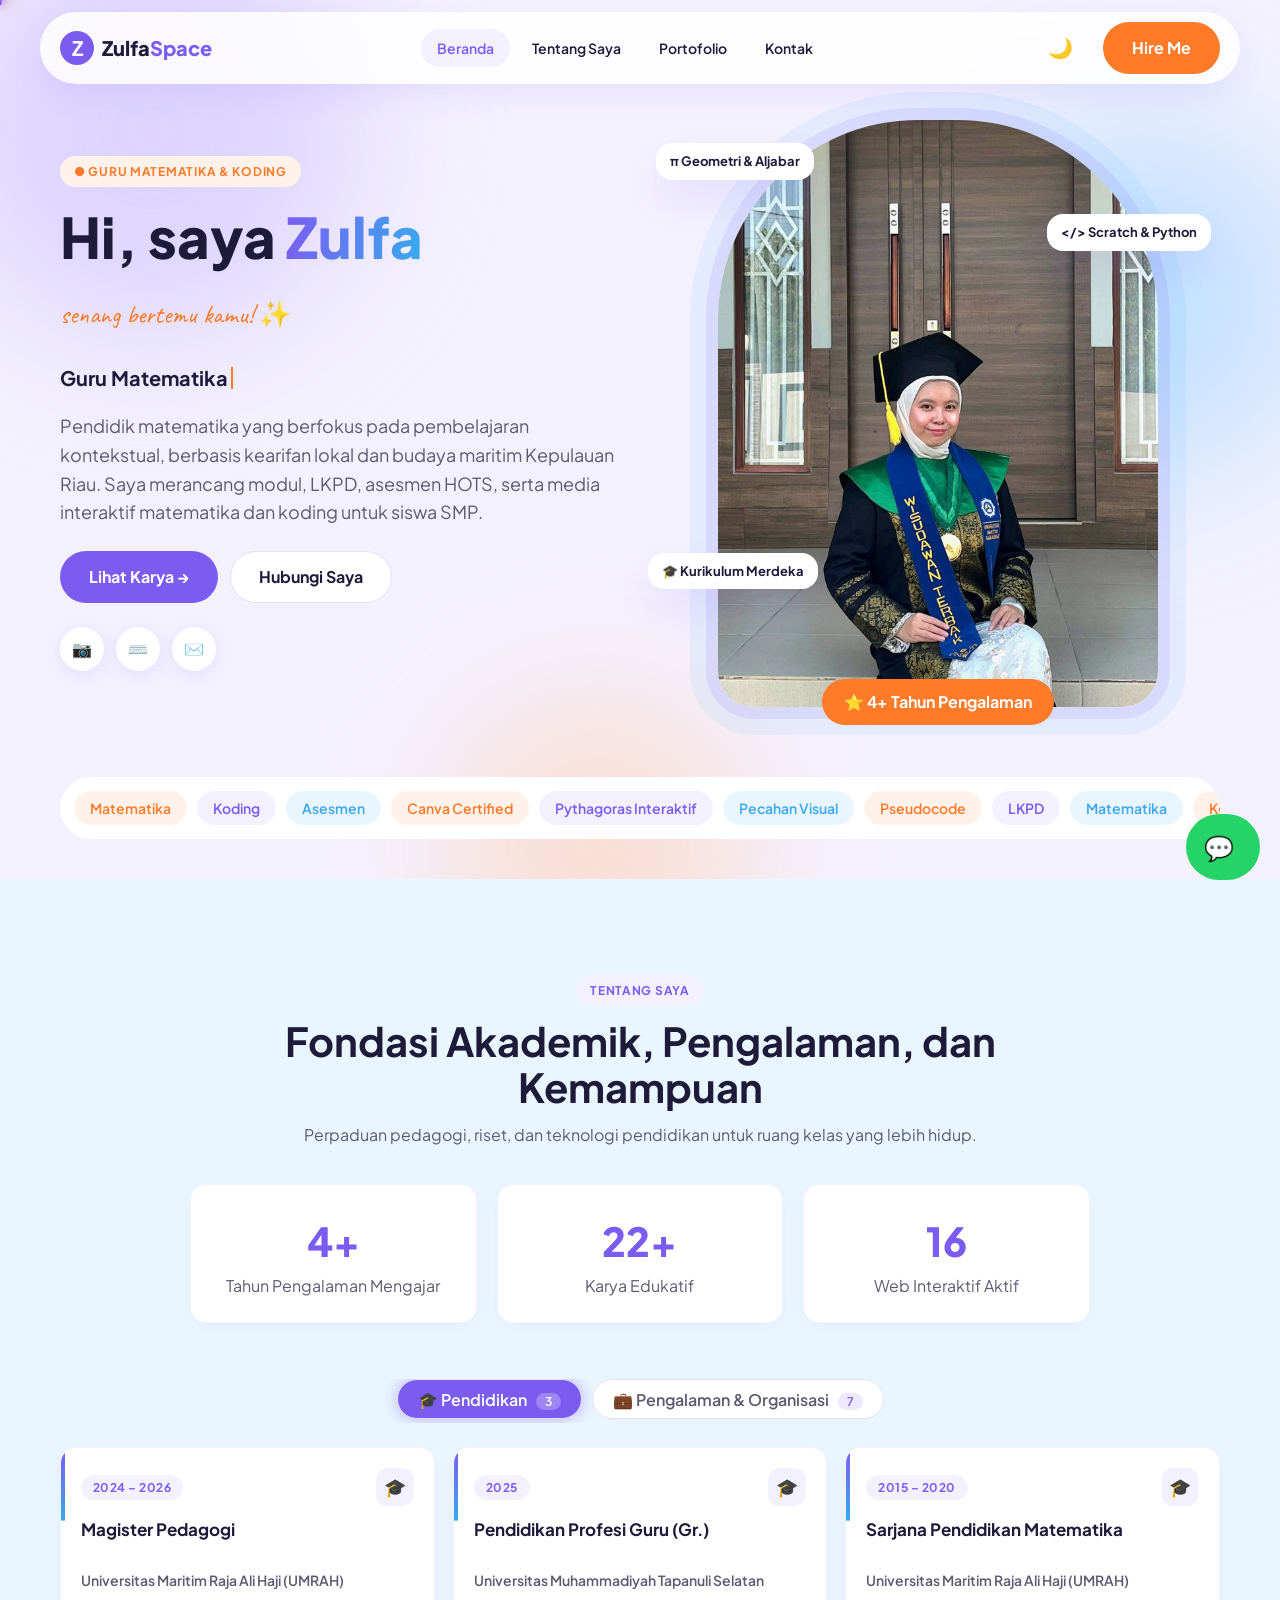
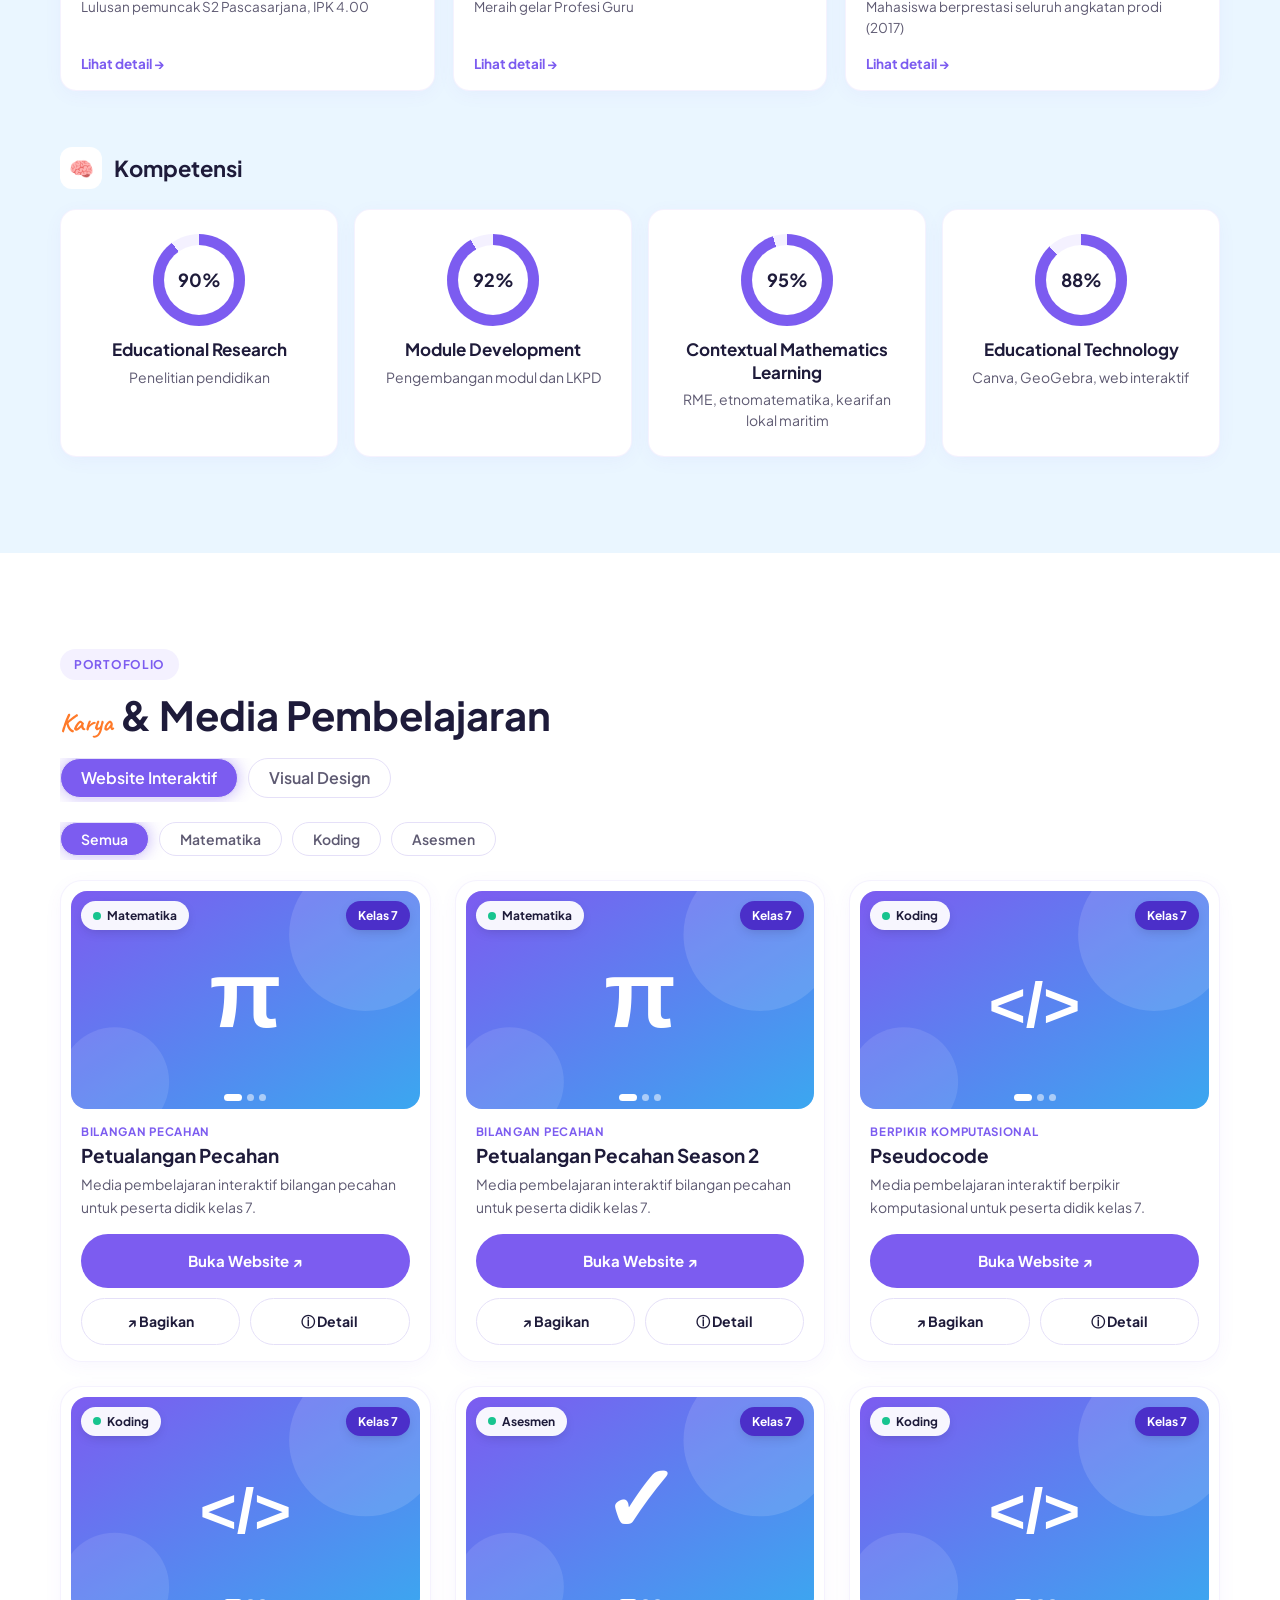
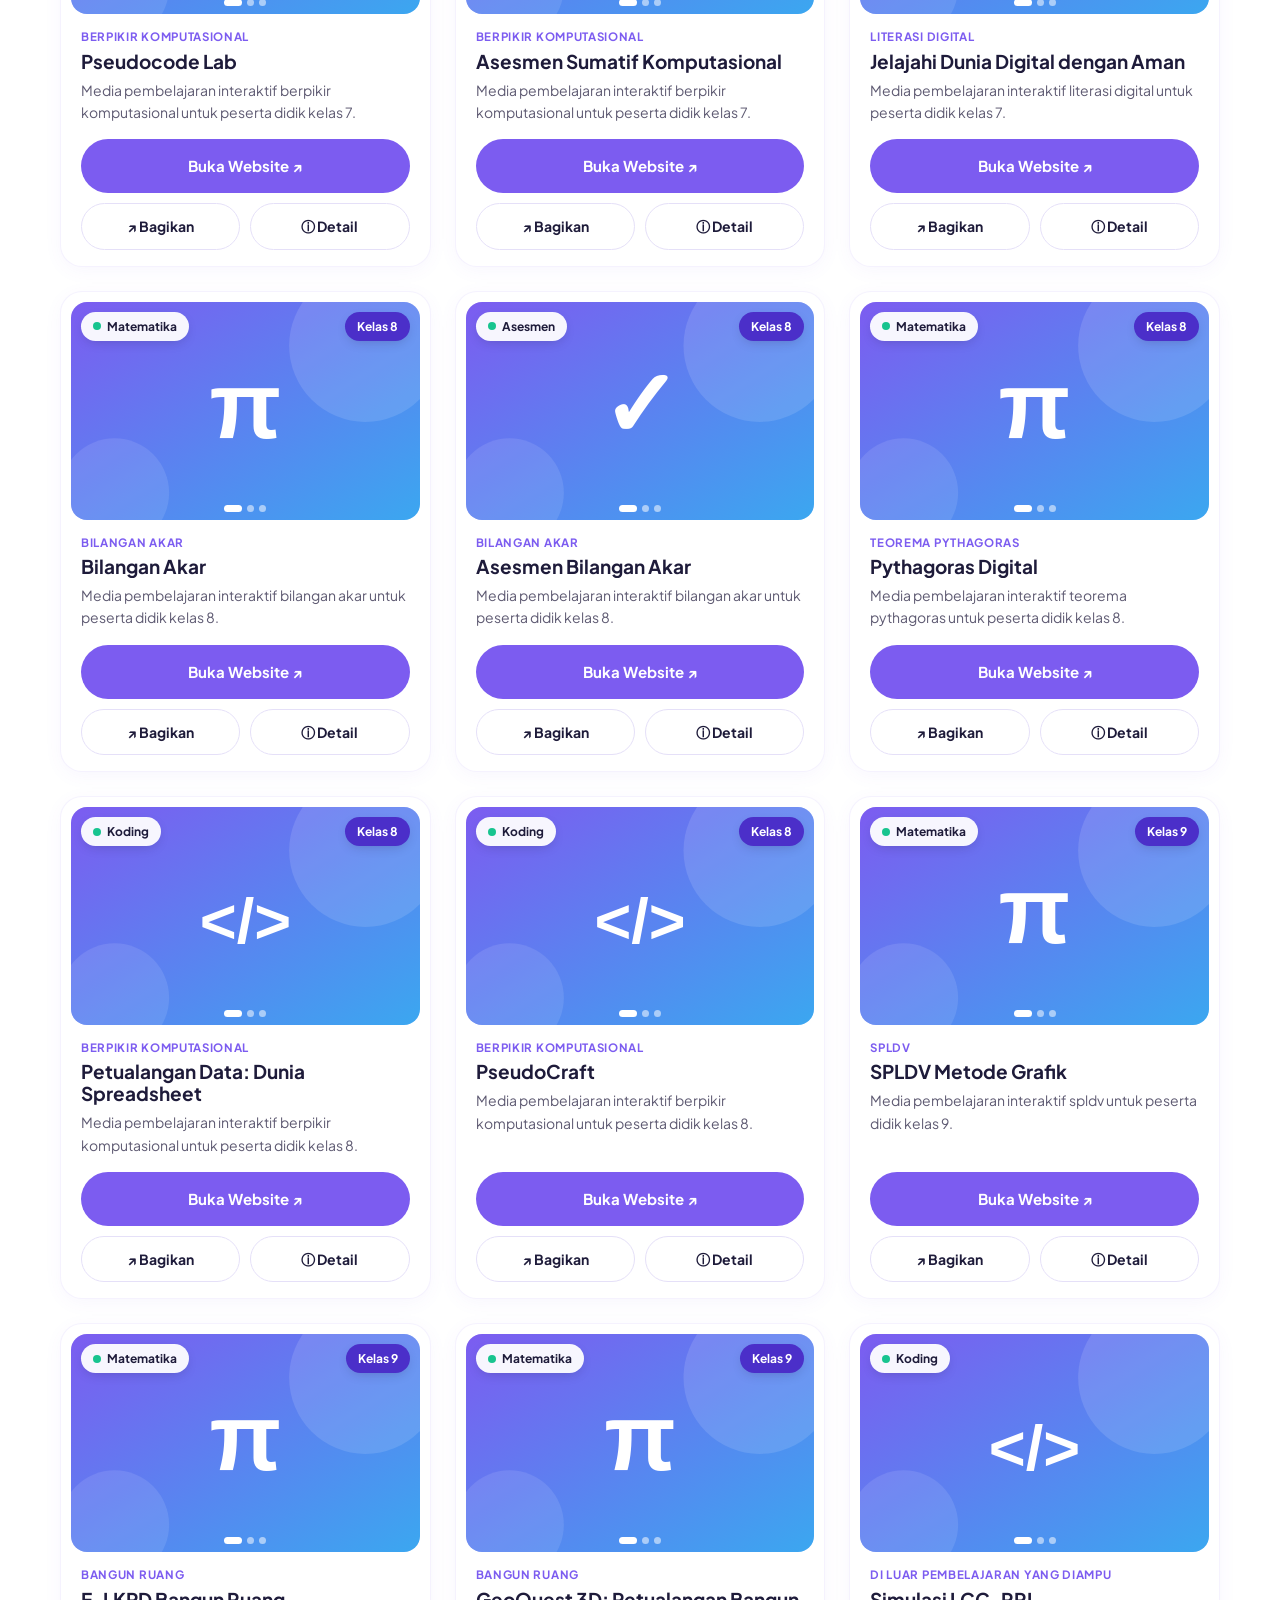
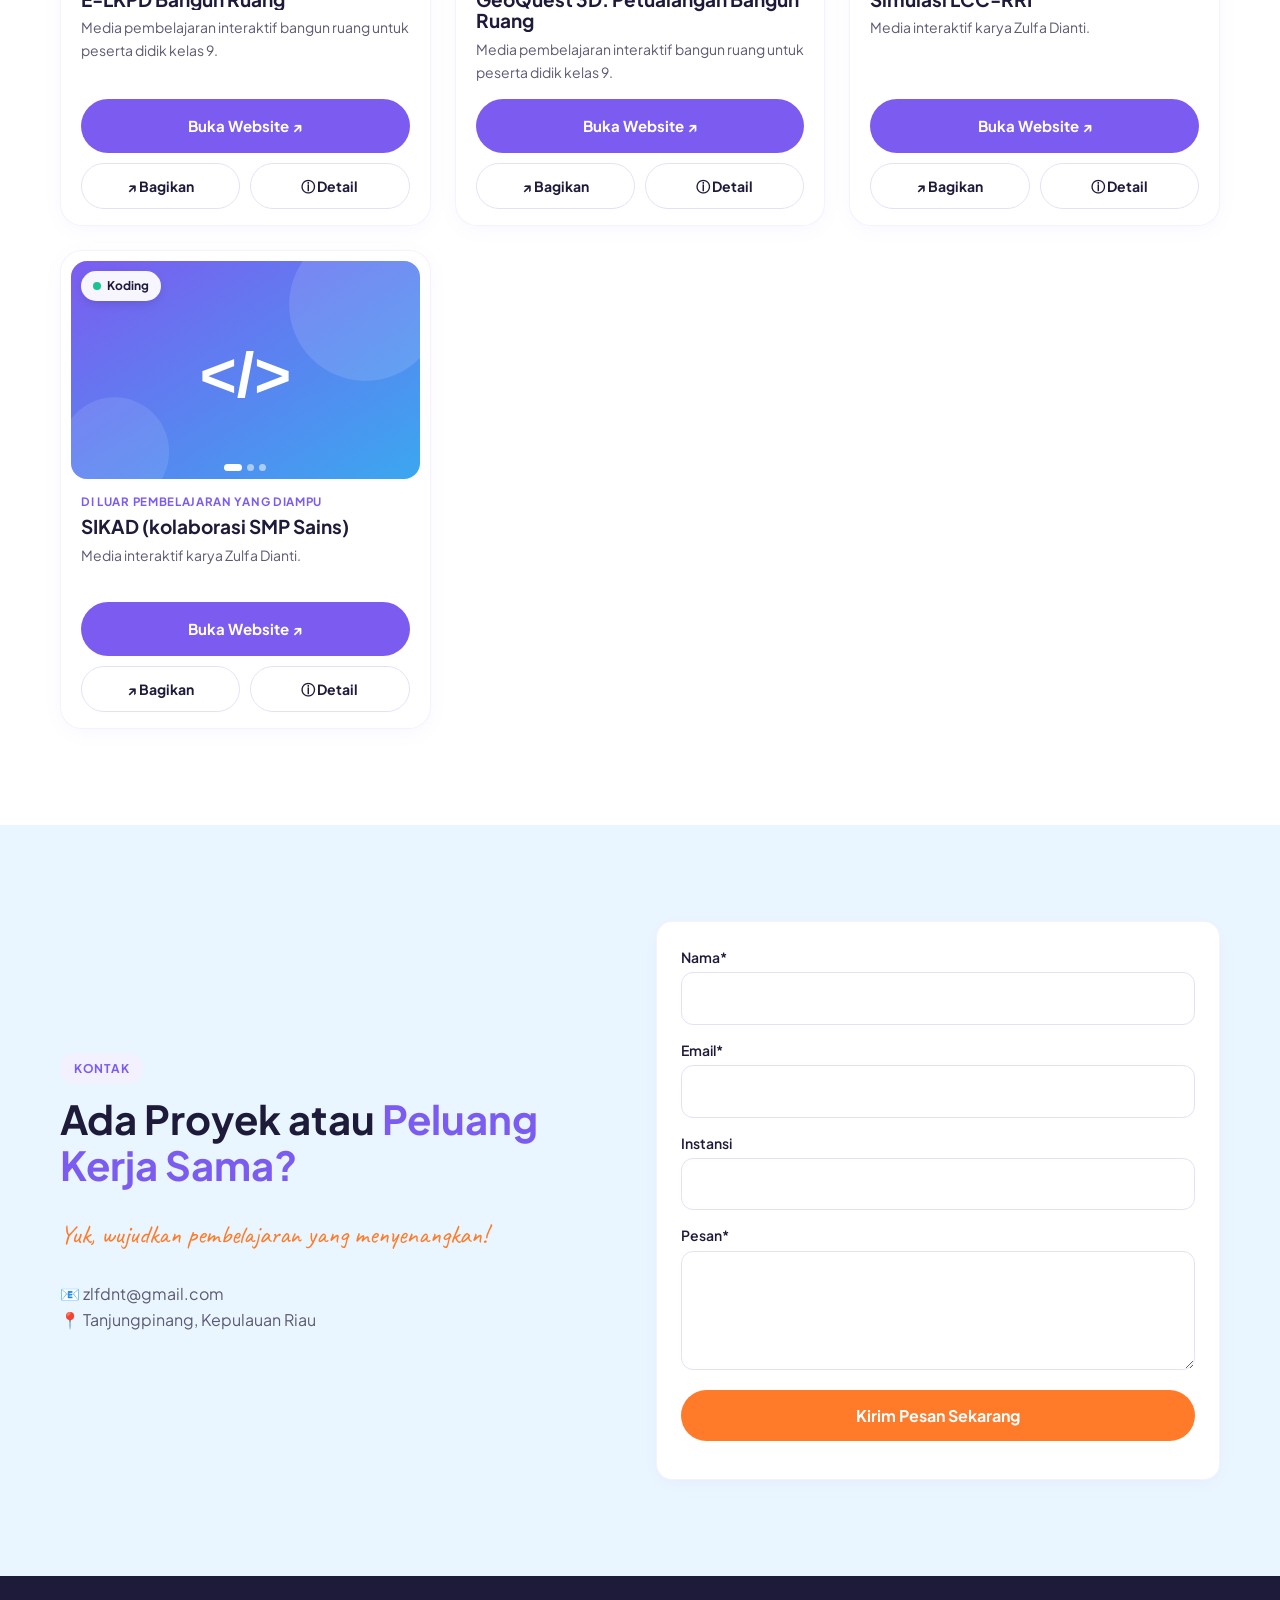
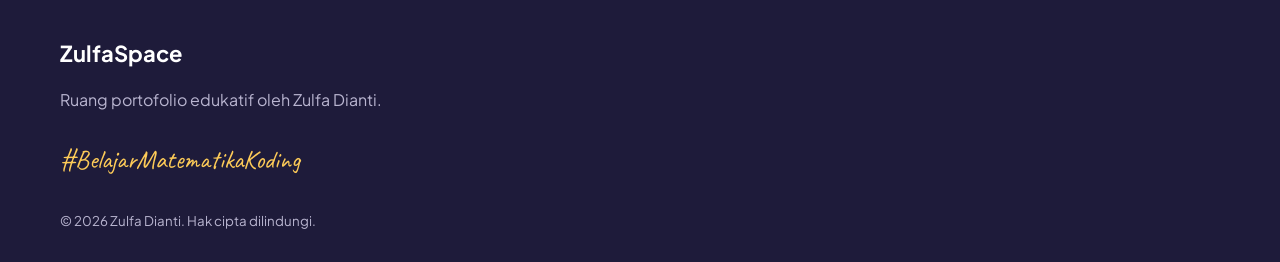
<file: index.html>
<!DOCTYPE html>
<html lang="id"><head><meta charset="utf-8"><meta name="viewport" content="width=device-width,initial-scale=1">
<meta name="theme-color" content="#7C5CF0"><link rel="icon" type="image/svg+xml" href="img/favicon.svg"><link rel="icon" type="image/png" sizes="64x64" href="img/icon-64.png" data-dyn><link rel="apple-touch-icon" href="img/apple-touch-icon.png">
<title>ZulfaSpace – Edukasi Matematika & Koding Interaktif</title>
<meta name="description" content="Portofolio Zulfa Dianti, S.Pd., M.Pd., Gr.: media pembelajaran matematika dan koding interaktif.">
<meta property="og:title" content="ZulfaSpace"><meta property="og:description" content="Portofolio edukatif Zulfa Dianti">
<link rel="preconnect" href="https://fonts.googleapis.com"><link href="https://fonts.googleapis.com/css2?family=Caveat:wght@600&family=Plus+Jakarta+Sans:wght@400;600;700;800&display=swap" rel="stylesheet">
<script>try{document.documentElement.dataset.theme=localStorage.getItem("zs_th")||(matchMedia("(prefers-color-scheme:dark)").matches?"dark":"light")}catch(e){}</script><link rel="stylesheet" href="css/style.css"></head><body>
<div id="sp"></div><div class="nav-ov"></div><canvas id="fx" aria-hidden="true"></canvas><div id="cur" aria-hidden="true"></div>
<header class="nav"><a class="logo" href="#beranda"><b>Z</b><i>Zulfa<span>Space</span></i></a>
<button class="burger" id="bg" aria-label="Buka menu" aria-expanded="false"><i></i><i></i><i></i></button>
<nav><a href="#beranda">Beranda</a><a href="#tentang">Tentang Saya</a><a href="#portofolio">Portofolio</a><a href="#kontak">Kontak</a></nav>
<button class="theme" id="th" aria-label="Ubah mode tampilan">🌙</button><a class="btn cta shine" id="hire" href="#kontak">Hire Me</a></header>
<main>
<section id="beranda" class="hero lav"><div class="mesh" aria-hidden="true"><i></i><i></i><i></i></div><div class="wrap grid2">
<div class="rv"><span class="pill o">● <span id="jab">GURU MATEMATIKA & KODING</span></span>
<h1>Hi, saya <em id="nm">Zulfa</em></h1><p class="hand" id="hl">senang bertemu kamu! ✨</p><p class="roles"><span id="typed"></span><i class="caret"></i></p>
<p class="lead" id="rg"></p>
<div class="row"><a class="btn pri shine" href="#portofolio">Lihat Karya <i class="ar">→</i></a><a class="btn out" href="#kontak">Hubungi Saya</a></div>
<div class="soc" id="soc"></div></div>
<div class="rv"><div class="frame"><div class="slides" id="heroSl"></div>
<span class="fl f1">π Geometri & Aljabar</span><span class="fl f2">&lt;/&gt; Scratch & Python</span><span class="fl f3">🎓 Kurikulum Merdeka</span>
<span class="badge shine" id="thn">4+ Tahun Pengalaman</span></div></div></div>
<div class="wrap"><div class="chips" id="chips"></div></div></section>
<section id="tentang" class="sec sky"><div class="wrap"><div class="sech"><span class="ov">TENTANG SAYA</span><h2>Fondasi Akademik, Pengalaman, dan Kemampuan</h2><p>Perpaduan pedagogi, riset, dan teknologi pendidikan untuk ruang kelas yang lebih hidup.</p></div>
<div class="stats" id="stats"></div><div class="stats skg"><div class="card"><div class="skb" style="width:40%;height:34px"></div><div class="skb"></div></div><div class="card"><div class="skb" style="width:40%;height:34px"></div><div class="skb"></div></div><div class="card"><div class="skb" style="width:40%;height:34px"></div><div class="skb"></div></div></div><div id="riwayat"></div><div class="rgrid skg"><div class="card"><div class="skb" style="width:35%"></div><div class="skb" style="width:80%;height:20px"></div><div class="skb"></div><div class="skb" style="width:60%"></div></div><div class="card"><div class="skb" style="width:35%"></div><div class="skb" style="width:80%;height:20px"></div><div class="skb"></div><div class="skb" style="width:60%"></div></div><div class="card"><div class="skb" style="width:35%"></div><div class="skb" style="width:80%;height:20px"></div><div class="skb"></div><div class="skb" style="width:60%"></div></div><div class="card"><div class="skb" style="width:35%"></div><div class="skb" style="width:80%;height:20px"></div><div class="skb"></div><div class="skb" style="width:60%"></div></div><div class="card"><div class="skb" style="width:35%"></div><div class="skb" style="width:80%;height:20px"></div><div class="skb"></div><div class="skb" style="width:60%"></div></div><div class="card"><div class="skb" style="width:35%"></div><div class="skb" style="width:80%;height:20px"></div><div class="skb"></div><div class="skb" style="width:60%"></div></div></div></div></section>
<section id="portofolio" class="sec"><div class="wrap"><span class="ov">PORTOFOLIO</span><h2><span class="hand">Karya</span> & Media Pembelajaran</h2>
<div class="tabs" id="tabs"><button data-j="website" class="on">Website Interaktif</button><button data-j="visual">Visual Design</button></div>
<div class="tabs sm" id="mapel"></div><div class="swh"><span>← Geser untuk melihat karya lain →</span><b id="ccount"></b></div><div class="cards" id="cards"></div><div class="cards skg"><div class="card skc"><div class="skb" style="height:0;padding-top:62%;margin:0 0 14px"></div><div class="skb" style="width:30%"></div><div class="skb" style="width:80%;height:20px"></div><div class="skb"></div><div class="skb" style="width:40%;height:38px;border-radius:999px"></div></div><div class="card skc"><div class="skb" style="height:0;padding-top:62%;margin:0 0 14px"></div><div class="skb" style="width:30%"></div><div class="skb" style="width:80%;height:20px"></div><div class="skb"></div><div class="skb" style="width:40%;height:38px;border-radius:999px"></div></div><div class="card skc"><div class="skb" style="height:0;padding-top:62%;margin:0 0 14px"></div><div class="skb" style="width:30%"></div><div class="skb" style="width:80%;height:20px"></div><div class="skb"></div><div class="skb" style="width:40%;height:38px;border-radius:999px"></div></div><div class="card skc"><div class="skb" style="height:0;padding-top:62%;margin:0 0 14px"></div><div class="skb" style="width:30%"></div><div class="skb" style="width:80%;height:20px"></div><div class="skb"></div><div class="skb" style="width:40%;height:38px;border-radius:999px"></div></div><div class="card skc"><div class="skb" style="height:0;padding-top:62%;margin:0 0 14px"></div><div class="skb" style="width:30%"></div><div class="skb" style="width:80%;height:20px"></div><div class="skb"></div><div class="skb" style="width:40%;height:38px;border-radius:999px"></div></div><div class="card skc"><div class="skb" style="height:0;padding-top:62%;margin:0 0 14px"></div><div class="skb" style="width:30%"></div><div class="skb" style="width:80%;height:20px"></div><div class="skb"></div><div class="skb" style="width:40%;height:38px;border-radius:999px"></div></div></div></div></section>
<section id="kontak" class="sec sky"><div class="wrap grid2"><div class="rv"><span class="ov">KONTAK</span>
<h2>Ada Proyek atau <em>Peluang Kerja Sama?</em></h2><p class="hand">Yuk, wujudkan pembelajaran yang menyenangkan!</p>
<p id="kin"></p></div>
<form id="frm" class="card form rv"><input name="web" class="hp" tabindex="-1" autocomplete="off">
<label>Nama*<input name="nama" required maxlength="80"></label><label>Email*<input name="email" type="email" required></label>
<label>Instansi<input name="instansi" maxlength="80"></label><label>Pesan*<textarea name="pesan" required maxlength="1000" rows="4"></textarea></label>
<button class="btn cta shine" type="submit">Kirim Pesan Sekarang</button><p id="fs" class="fs"></p></form></div></section>
</main>
<footer><div class="wrap"><b>ZulfaSpace</b><p id="ft">Ruang portofolio edukatif oleh Zulfa Dianti.</p><p class="hand y" id="ht">#BelajarMatematikaKoding</p><small>© 2026 Zulfa Dianti. Hak cipta dilindungi.</small></div></footer>
<button id="upb" class="up-btn" aria-label="Kembali ke atas">↑</button>
<a id="wa" class="wa" target="_blank" rel="noopener" aria-label="Chat WhatsApp">💬<span>Chat WhatsApp</span></a>
<script src="js/config.js"></script><script src="js/data.js"></script><script src="js/app.js"></script></body></html>
</file>
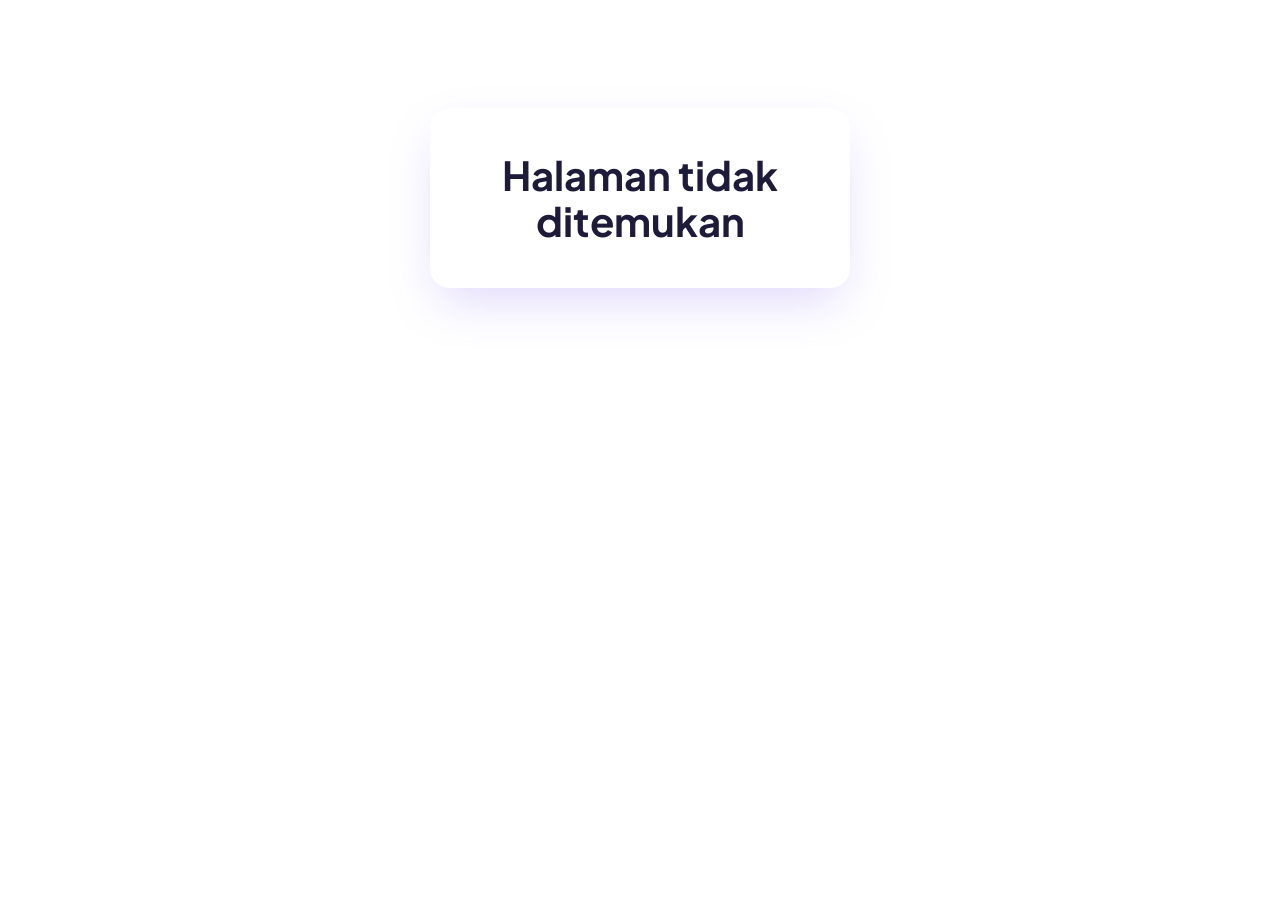
<file: admin.html>
<!DOCTYPE html><html lang="id"><head><meta charset="utf-8"><meta name="viewport" content="width=device-width,initial-scale=1"><meta name="robots" content="noindex,nofollow"><link rel="icon" type="image/svg+xml" href="img/favicon.svg"><script>try{document.documentElement.dataset.theme=localStorage.getItem("zs_th")||"light"}catch(e){}</script><title>Admin ZulfaSpace</title>
<link href="https://fonts.googleapis.com/css2?family=Plus+Jakarta+Sans:wght@400;600;700;800&display=swap" rel="stylesheet"><link rel="stylesheet" href="css/style.css">
<style>body{background:var(--bg)}#app{display:flex;min-height:100vh}
aside{width:244px;background:linear-gradient(180deg,#1E1B3A,#2b2470 70%,#3a2f8f);padding:22px 14px;display:flex;flex-direction:column;gap:4px;position:sticky;top:0;height:100vh;overflow:auto}aside b{color:#fff;font-size:20px;padding:0 12px 18px}
aside button,aside a{background:none;border:0;color:#cfcbe8;text-align:left;padding:11px 14px;border-radius:14px;font:inherit;font-weight:600;cursor:pointer;text-decoration:none;transition:.25s}aside button:hover,aside a:hover{background:#ffffff18;color:#fff;transform:translateX(4px)}aside button.on{background:linear-gradient(100deg,var(--p),#9b7dff);color:#fff;box-shadow:0 8px 22px -6px rgba(124,92,240,.8)}aside #thm{margin-top:auto}
#main{flex:1;padding:32px;min-width:0;max-width:1300px}#main>*{animation:up .5s both}#main>*:nth-child(2){animation-delay:.07s}#main>*:nth-child(3){animation-delay:.14s}#main>*:nth-child(4){animation-delay:.21s}@keyframes up{from{opacity:0;transform:translateY(14px)}}
#main h2{font-size:30px;margin:0 0 6px;background:linear-gradient(100deg,var(--ink),var(--p));-webkit-background-clip:text;background-clip:text;color:transparent}
.box{align-self:flex-start;width:min(420px,92%);margin:12vh auto;background:var(--card);padding:32px;border-radius:20px;text-align:center;box-shadow:0 20px 50px -10px rgba(124,92,240,.25)}#gb{display:flex;justify-content:center;margin:20px 0}
.kp{display:grid;grid-template-columns:repeat(4,1fr);gap:16px;margin:18px 0}.kp .card{position:relative;overflow:hidden}.kp .card::after{content:"";position:absolute;inset:0 0 auto;height:4px;background:linear-gradient(90deg,var(--p),var(--b),var(--o))}.kp .card b{display:block;font-size:36px;font-weight:800;background:linear-gradient(100deg,var(--p),var(--b));-webkit-background-clip:text;background-clip:text;color:transparent}
.g2{display:grid;grid-template-columns:2fr 1fr;gap:16px}svg{width:100%}.br{display:grid;grid-template-columns:110px 1fr 40px;gap:8px;align-items:center;font-size:14px;margin:8px 0}.br div{height:8px;background:var(--lav);border-radius:9px}.br i{display:block;height:100%;background:linear-gradient(90deg,var(--p),var(--b));border-radius:9px}
.tw{overflow-x:auto;border-radius:16px}table{width:100%;border-collapse:collapse;font-size:14px;background:var(--card)}th,td{padding:12px 14px;text-align:left;border-bottom:1px solid var(--bd);max-width:260px;overflow:hidden;text-overflow:ellipsis;white-space:nowrap}th{color:var(--ink);font-size:12px;letter-spacing:.05em}tr:hover td{background:var(--lav)}
.sm{padding:6px 14px!important;font-size:13px!important}.md{position:fixed;inset:0;background:#1E1B3A99;backdrop-filter:blur(4px);display:grid;place-items:center;z-index:100;padding:16px}.md form{background:var(--card);border-radius:20px;padding:26px;width:min(580px,100%);max-height:90vh;overflow:auto;animation:up .3s both}
.f label{display:block;font-weight:600;color:var(--ink);font-size:14px;margin:10px 0}.f input:not([type=checkbox]),.f textarea,.f select{width:100%;margin-top:4px;padding:10px 14px;border:1.5px solid var(--bd);border-radius:12px;font:inherit;background:var(--card);color:var(--ink)}
.dz{border:2px dashed var(--p);border-radius:20px;padding:34px;text-align:center;background:var(--card);cursor:pointer;margin:0 0 16px;transition:.25s;display:grid;gap:6px}.dz b{color:var(--ink);font-size:18px}.dz:hover,.dz.ov{background:var(--lav);transform:scale(1.01);box-shadow:0 0 0 6px rgba(124,92,240,.12)}
.up{display:grid;grid-template-columns:1fr 160px 40px;gap:12px;align-items:center;background:var(--card);border:1px solid var(--bd);border-radius:12px;padding:10px 14px;margin-bottom:8px;font-size:14px}.up span{overflow:hidden;text-overflow:ellipsis;white-space:nowrap;color:var(--ink)}.pg{height:8px;border-radius:9px;background:var(--lav);overflow:hidden}.pg i{display:block;height:100%;width:0;background:linear-gradient(90deg,var(--p),var(--o));transition:width .2s}.up.er{border-color:#ba1a1a}.up.f{grid-template-columns:1fr auto auto}.att{margin-top:14px;padding-top:6px;border-top:1px solid var(--bd)}.att small{display:block;margin:4px 0 10px}.att .dz{padding:18px;margin:0 0 10px}
#toast{position:fixed;top:16px;right:16px;background:#1E1B3A;color:#fff;padding:12px 20px;border-radius:12px;opacity:0;transform:translateY(-10px);transition:.3s;z-index:200}#toast.show{opacity:1;transform:none}#toast.er{background:#ba1a1a}
@media(max-width:800px){#app{flex-direction:column}aside{width:100%;height:auto;flex-direction:row;overflow-x:auto;position:static}aside b{display:none}aside #thm{margin-top:0}.kp{grid-template-columns:1fr 1fr}.g2{grid-template-columns:1fr}#main{padding:18px}}@media print{aside,.noprint,#toast{display:none!important}}</style></head>
<body><div id="app"></div><div id="toast"></div><script src="js/config.js"></script><script src="js/admin.js"></script></body></html>
</file>
<file: css/style.css>
:root{--sk1:#E9E4FF;--sk2:#F8F6FF;--card:#fff;--bg:#fff;--nav:rgba(255,255,255,.85);--p:#7C5CF0;--o:#FF7A29;--b:#3BA7F0;--ink:#1E1B3A;--mut:#5E5A72;--lav:#F4F1FF;--sky:#EAF6FF;--bd:#E5E0F8}
*{box-sizing:border-box}html{scroll-behavior:smooth}body{margin:0;font:16px/1.6 'Plus Jakarta Sans',sans-serif;color:var(--mut);background:var(--card);overflow-x:hidden}
h1,h2,h3{color:var(--ink);line-height:1.15;margin:.3em 0}h1{font-size:clamp(36px,6vw,56px);font-weight:800}h2{font-size:clamp(28px,4vw,40px)}
em{color:var(--p);font-style:normal}.hand{font-family:Caveat,cursive;font-size:26px;color:var(--o)}.y{color:#FDCB58}
.wrap{max-width:1200px;margin:auto;padding:0 20px}.grid2{display:grid;grid-template-columns:1fr 1fr;gap:32px;align-items:center}
.sec{padding:96px 0}.lav{background:var(--lav)}.sky{background:var(--sky)}.hero{padding:120px 0 40px}
.nav{position:fixed;top:12px;left:50%;transform:translateX(-50%);width:min(1200px,94%);z-index:50;display:flex;align-items:center;gap:20px;padding:10px 20px;border-radius:999px;background:var(--nav);backdrop-filter:blur(12px);box-shadow:0 12px 32px -4px rgba(124,92,240,.12)}
.nav nav{display:flex;gap:6px;margin:auto}.nav nav a{padding:8px 16px;border-radius:999px;color:var(--ink);text-decoration:none;font-weight:600;font-size:14px}.nav nav a:hover{background:var(--lav);color:var(--p)}
.logo{font-weight:800;font-size:20px;color:var(--ink);text-decoration:none;display:flex;align-items:center;gap:8px}.logo b{background:var(--p);color:#fff;border-radius:50%;width:34px;height:34px;display:grid;place-items:center}.logo span{color:var(--p)}.burger{display:none;background:none;border:0;font-size:24px;margin-left:auto}
.btn{display:inline-block;padding:12px 28px;border-radius:999px;font-weight:700;text-decoration:none;border:1.5px solid transparent;cursor:pointer;font:inherit;font-weight:700;transition:.25s cubic-bezier(.16,1,.3,1);position:relative;overflow:hidden}
.pri{background:var(--p);color:#fff}.pri:hover{background:#6848DC;transform:translateY(-2px);box-shadow:0 8px 24px -2px rgba(124,92,240,.45)}
.cta{background:var(--o);color:#fff;animation:glow 2.2s infinite}.cta:hover{background:#E8691A;transform:translateY(-2px) scale(1.04)}
.out{background:var(--card);color:var(--ink);border-color:var(--bd)}.out:hover{border-color:var(--p);color:var(--p);background:var(--lav)}
@keyframes glow{0%,100%{box-shadow:0 0 0 0 rgba(255,122,41,.5)}50%{box-shadow:0 0 22px 6px rgba(255,122,41,.45)}}
.shine::after{content:"";position:absolute;top:0;left:-80%;width:50%;height:100%;background:linear-gradient(100deg,transparent,rgba(255,255,255,.65),transparent);transform:skewX(-20deg);animation:sh 3s infinite}
@keyframes sh{0%{left:-80%}45%,100%{left:140%}}
.pri.shine{animation:glowp 2.4s infinite}@keyframes glowp{50%{box-shadow:0 0 22px 5px rgba(124,92,240,.4)}}
.pill,.ov{display:inline-block;font-size:12px;font-weight:700;letter-spacing:.06em;padding:6px 14px;border-radius:999px;background:#FFF2EA;color:var(--o)}.ov{background:var(--lav);color:var(--p)}
.lead{font-size:18px;max-width:560px}.row{display:flex;gap:12px;flex-wrap:wrap;margin:24px 0}.soc{display:flex;gap:12px}.soc a{width:44px;height:44px;border-radius:50%;background:var(--card);display:grid;place-items:center;text-decoration:none;box-shadow:0 4px 20px -2px rgba(124,92,240,.15);transition:.25s}.soc a:hover{transform:translateY(-4px) rotate(8deg)}
.frame{position:relative;width:min(440px,90%);aspect-ratio:3/4;margin:auto;border-radius:48% 48% 40% 40%/38% 38% 30% 30%;box-shadow:0 0 0 12px rgba(124,92,240,.12),0 0 0 28px rgba(59,167,240,.08)}
.slides{position:absolute;inset:0;border-radius:inherit;overflow:hidden}.slides img,.sl img{position:absolute;inset:0;width:100%;height:100%;object-fit:cover;opacity:0;transition:opacity 1s}.slides img.on,.sl img.on{opacity:1}
.fl{position:absolute;background:var(--card);border-radius:16px;padding:8px 14px;font-weight:700;font-size:13px;color:var(--ink);box-shadow:0 20px 40px -6px rgba(124,92,240,.18);animation:fl 5s ease-in-out infinite}
.f1{top:4%;left:-14%}.f2{top:16%;right:-12%;animation-delay:-1s}.f3{bottom:20%;left:-16%;animation-delay:-2s}@keyframes fl{50%{transform:translateY(-10px)}}
.badge{position:absolute;bottom:-18px;left:50%;transform:translateX(-50%);background:var(--o);color:#fff;border-radius:999px;padding:10px 22px;font-weight:700;white-space:nowrap;overflow:hidden}
.chips{display:flex;gap:10px;overflow:hidden;margin-top:70px;padding:14px;background:var(--card);border-radius:999px;white-space:nowrap}.chips div{display:flex;gap:10px;animation:mq 25s linear infinite}.chips span{padding:6px 16px;border-radius:999px;background:var(--lav);color:var(--p);font-weight:600;font-size:14px}.chips span:nth-child(3n){background:var(--sky);color:var(--b)}.chips span:nth-child(3n+1){background:#FFF2EA;color:var(--o)}@keyframes mq{to{transform:translateX(-50%)}}
.stats{display:grid;grid-template-columns:repeat(3,1fr);gap:20px;margin:32px 0}.card{background:var(--card);border:1px solid rgba(124,92,240,.08);border-radius:16px;padding:24px;box-shadow:0 4px 20px -2px rgba(124,92,240,.06);transition:.25s cubic-bezier(.16,1,.3,1)}
.card:hover{transform:translateY(-4px);box-shadow:0 12px 32px -4px rgba(124,92,240,.18)}.stat b{display:block;font-size:40px;font-weight:800;color:var(--p)}
.cols3{display:grid;grid-template-columns:repeat(3,1fr);gap:20px}.cols3 h3{margin:0 0 12px}.cols3 .card{margin-bottom:14px}.cols3 small{color:var(--p);font-weight:700}.bar{height:8px;border-radius:9px;background:var(--lav);margin-top:8px}.bar i{display:block;height:100%;border-radius:9px;background:linear-gradient(90deg,var(--p),var(--b))}
.tabs{display:flex;gap:10px;overflow-x:auto;margin:20px 0;padding-bottom:4px}.tabs button{flex:none;height:40px;padding:0 20px;border-radius:999px;border:1px solid var(--bd);background:var(--card);color:var(--mut);font:inherit;font-weight:600;cursor:pointer;transition:.2s}.tabs button:hover{border-color:var(--p);color:var(--p)}.tabs button.on{background:var(--p);color:#fff;box-shadow:0 0 16px rgba(124,92,240,.45)}.tabs.sm button{height:34px;font-size:14px}
.cards{display:grid;grid-template-columns:repeat(3,1fr);gap:24px}.pc{padding:0;overflow:hidden;position:relative}.pc:hover::before{opacity:1}.pc::before{content:"";position:absolute;inset:0;border-radius:16px;padding:2px;background:linear-gradient(120deg,var(--p),var(--o),var(--b),var(--p));background-size:300%;animation:bd 3s linear infinite;-webkit-mask:linear-gradient(#000 0 0) content-box,linear-gradient(#000 0 0);-webkit-mask-composite:xor;mask-composite:exclude;opacity:0;transition:.3s;pointer-events:none}@keyframes bd{to{background-position:300% 0}}
.sl{position:relative;aspect-ratio:16/10;overflow:hidden}.pc:hover .sl img.on{transform:scale(1.05)}.sl img{transition:opacity 1s,transform .5s}.dots{position:absolute;bottom:8px;left:0;right:0;display:flex;justify-content:center;gap:5px}.dots i{width:7px;height:7px;border-radius:50%;background:#fff8}.dots i.on{background:#fff;width:18px;border-radius:9px}
.pb{padding:20px}.pb h3{font-size:18px}.pb p{font-size:14px;margin:6px 0 16px}.pb .btn{padding:10px 20px;font-size:14px}.tag{font-size:11px;font-weight:700;letter-spacing:.06em;padding:4px 10px;border-radius:999px;background:var(--lav);color:var(--p)}
.form{display:grid;gap:14px}.form label{font-weight:600;color:var(--ink);font-size:14px}.form input,.form textarea{background:var(--card);color:var(--ink);width:100%;margin-top:4px;padding:14px 18px;border:1.5px solid var(--bd);border-radius:12px;font:inherit}.form input:focus,.form textarea:focus{outline:3px solid rgba(124,92,240,.15);border-color:var(--p)}.hp{position:absolute!important;left:-9999px}.fs{margin:0;font-weight:600}
footer{background:#1E1B3A;color:#b9b5d0;padding:60px 0 30px}footer b{color:#fff;font-size:22px}
.wa{position:fixed;right:20px;bottom:20px;z-index:60;display:flex;align-items:center;gap:8px;background:#25D366;color:#fff;border-radius:999px;padding:14px 18px;font-size:24px;text-decoration:none;font-weight:700;animation:wap 2s infinite;transition:.25s}.wa span{font-size:14px;max-width:0;overflow:hidden;white-space:nowrap;transition:.3s}.wa:hover span{max-width:140px}.wa:hover{transform:scale(1.08)}@keyframes wap{0%{box-shadow:0 0 0 0 rgba(37,211,102,.6)}100%{box-shadow:0 0 0 22px rgba(37,211,102,0)}}
#fx{position:fixed;inset:0;pointer-events:none;z-index:9998}#cur{position:fixed;left:0;top:0;width:22px;height:22px;pointer-events:none;z-index:9999;display:none;font:700 26px/22px monospace;color:var(--p);text-align:center;text-shadow:0 0 10px var(--p),0 0 20px var(--o);margin:-11px 0 0 -11px}#cur::before{content:"+"}
@media(hover:hover) and (pointer:fine){body.fx,body.fx *{cursor:none!important}body.fx #cur{display:block}}
.rv{opacity:0;transform:translateY(24px);transition:.8s cubic-bezier(.16,1,.3,1)}.rv.in{opacity:1;transform:none}
@media(max-width:900px){.grid2,.cols3,.cards,.stats{grid-template-columns:1fr}.burger{display:block}.nav nav,.nav .cta{display:none}body.menu .nav{flex-wrap:wrap;border-radius:24px}body.menu .nav nav{display:flex;flex-direction:column;width:100%}.sec{padding:48px 0}.fl{display:none}.hero{padding-top:100px}}
@media(prefers-reduced-motion:reduce){*{animation:none!important;transition:none!important}.rv{opacity:1;transform:none}}
[data-theme=dark]{--sk1:#2a2550;--sk2:#3a3470;--ink:#F3F0FF;--mut:#B8B3D1;--lav:#241F45;--sky:#14283A;--bd:#3A3566;--card:#1D1A3A;--bg:#14122B;--nav:rgba(29,26,58,.85);color-scheme:dark}
.theme{background:none;border:0;font-size:20px;cursor:pointer;padding:6px 10px;border-radius:50%;transition:.25s}.theme:hover{background:var(--lav);transform:rotate(20deg)}
[data-theme=dark] .pill{background:#3a2a22}[data-theme=dark] .chips span{filter:brightness(.95)}

.sech{text-align:center;max-width:720px;margin:0 auto 36px}.sech p{margin:0}.stats{max-width:900px;margin:0 auto 56px}.stat{text-align:center}
.tgrid{display:grid;grid-template-columns:1fr 1fr;gap:40px;align-items:start}
.th{display:flex;align-items:center;gap:12px;margin-bottom:20px}.th h3{margin:0;font-size:22px}.th small{margin-left:auto;font-weight:700;background:var(--card);padding:4px 12px;border-radius:999px}
.ic{width:42px;height:42px;border-radius:12px;display:grid;place-items:center;font-size:20px}.ic.p{background:var(--lav)}.ic.o{background:#FFF2EA}.ic.b{background:var(--card)}
.tl{position:relative;padding-left:30px}.tl::before{content:"";position:absolute;left:7px;top:10px;bottom:10px;width:2px;background:linear-gradient(var(--p),var(--b) 70%,transparent)}.tl.o::before{background:linear-gradient(var(--o),var(--p) 70%,transparent)}
.ti{position:relative;margin-bottom:16px}.dot{position:absolute;left:-30px;top:22px;width:16px;height:16px;border-radius:50%;background:var(--card);border:4px solid var(--p);box-shadow:0 0 0 4px var(--lav);transition:.25s}.tl.o .dot{border-color:var(--o);box-shadow:0 0 0 4px #FFF2EA}.ti:hover .dot{transform:scale(1.25)}
.ti .card{padding:18px 20px}.per{display:inline-block;font-size:12px;font-weight:700;letter-spacing:.04em;color:var(--p);background:var(--lav);padding:3px 12px;border-radius:999px}.tl.o .per{color:var(--o);background:#FFF2EA}
.ti h4,.sk h4{margin:8px 0 2px;color:var(--ink);font-size:17px;line-height:1.3}.ins{margin:0;font-weight:600;font-size:14px}.ds{margin:6px 0 0;font-size:14px;line-height:1.55}
.skills{display:grid;grid-template-columns:repeat(4,1fr);gap:16px}.sk{text-align:center}.ring{--v:80;width:92px;height:92px;border-radius:50%;margin:0 auto 12px;display:grid;place-items:center;background:conic-gradient(var(--p) calc(var(--v)*1%),var(--lav) 0)}.ring b{width:70px;height:70px;border-radius:50%;background:var(--card);display:grid;place-items:center;color:var(--ink);font-size:18px}
.logo i{font-style:normal}.frame,.slides{border-radius:200px 200px 36px 36px}.slides img{transform:scale(1.35);transform-origin:50% 66%}
@media(max-width:900px){.tgrid{grid-template-columns:1fr}.skills{grid-template-columns:1fr 1fr}}

#sp{position:fixed;top:0;left:0;height:3px;width:0;background:linear-gradient(90deg,var(--p),var(--b),var(--o));z-index:10000}
.hero{position:relative;overflow:hidden}.hero .wrap{position:relative;z-index:1}
.mesh i{position:absolute;border-radius:50%;filter:blur(70px);opacity:.55;animation:drift 14s ease-in-out infinite alternate}.mesh i:nth-child(1){width:420px;height:420px;background:#cbbeff;top:-80px;left:-60px}.mesh i:nth-child(2){width:360px;height:360px;background:#9fd6ff;right:-40px;top:120px;animation-delay:-5s}.mesh i:nth-child(3){width:300px;height:300px;background:#ffcfb0;left:35%;bottom:-120px;animation-delay:-9s}
@keyframes drift{to{transform:translate(60px,40px) scale(1.15)}}
h1 em{background:linear-gradient(100deg,var(--p),var(--b),var(--o),var(--p));background-size:300% 100%;-webkit-background-clip:text;background-clip:text;color:transparent;animation:gt 6s linear infinite}@keyframes gt{to{background-position:300% 0}}
.roles{font-size:20px;font-weight:700;color:var(--ink);min-height:32px;margin:6px 0 12px}.caret{display:inline-block;width:2px;height:1.1em;background:var(--o);margin-left:3px;vertical-align:-3px;animation:bl 1s steps(1) infinite}@keyframes bl{50%{opacity:0}}
.nav.sc{padding:6px 18px;box-shadow:0 14px 36px -6px rgba(124,92,240,.28)}.nav nav a.on{background:var(--lav);color:var(--p)}
.pc:hover,.sk:hover,.stat:hover{transform:perspective(900px) translateY(-6px) rotateX(var(--rx,0deg)) rotateY(var(--ry,0deg))}
.mcards{grid-template-columns:repeat(2,1fr)}.mc{display:grid;grid-template-columns:64px 1fr auto;gap:16px;align-items:center}.fi{width:64px;height:64px;border-radius:16px;display:grid;place-items:center;font-weight:800;color:#fff;font-size:14px;background:var(--c,#7C5CF0);box-shadow:0 8px 20px -6px var(--c,#7C5CF0)}.mc h3{font-size:17px;margin:4px 0}.mc p{margin:0 0 4px;font-size:14px}.mc small{font-size:12px}.mc .btn{padding:10px 20px;font-size:14px}
@media(max-width:900px){.mcards{grid-template-columns:1fr}.mc{grid-template-columns:52px 1fr}.mc .btn{grid-column:1/-1;text-align:center}.fi{width:52px;height:52px}}
section[id]{scroll-margin-top:90px}

/* skeleton & shimmer */
.skb{height:14px;border-radius:8px;margin:10px 0;background:linear-gradient(100deg,var(--sk1) 30%,var(--sk2) 50%,var(--sk1) 70%);background-size:200% 100%;animation:shm 1.3s linear infinite}@keyframes shm{to{background-position:-200% 0}}
.sl{background:linear-gradient(100deg,var(--sk1) 30%,var(--sk2) 50%,var(--sk1) 70%);background-size:200% 100%;animation:shm 1.3s linear infinite}
.skg{display:none}body.skel .skg{display:grid}body.skel #cards,body.skel #riwayat,body.skel #stats{display:none}
/* tombol */
.btn{translate:var(--mx,0px) var(--my,0px)}.btn:active{scale:.95}.ar{display:inline-block;font-style:normal;transition:transform .25s}.btn:hover .ar{transform:translateX(6px)}
.rp{position:absolute;border-radius:50%;background:rgba(255,255,255,.55);transform:scale(0);animation:rp .65s ease-out forwards;pointer-events:none}@keyframes rp{to{transform:scale(1);opacity:0}}
.acts{display:flex;gap:10px;flex-wrap:wrap}.tabs button:hover{transform:translateY(-2px)}.ti .card:hover{transform:translateX(6px)}
/* kartu */
.pc::after{content:"";position:absolute;inset:0;border-radius:16px;background:radial-gradient(260px circle at var(--gx,50%) var(--gy,50%),rgba(124,92,240,.16),transparent 65%);opacity:0;transition:.3s;pointer-events:none}.pc:hover::after{opacity:1}
.pc:hover .tag{background:var(--p);color:#fff}.pc h3{transition:color .25s}.pc:hover h3{color:var(--p)}
/* modal lampiran & tombol ke atas */
.mdl{position:fixed;inset:0;background:#1E1B3A99;backdrop-filter:blur(6px);display:grid;place-items:center;z-index:9000;opacity:0;transition:.25s;padding:16px}.mdl.in{opacity:1}
.mbox{background:var(--card);border-radius:20px;padding:26px;width:min(560px,100%);max-height:85vh;overflow:auto;transform:translateY(20px) scale(.97);transition:.3s cubic-bezier(.16,1,.3,1);position:relative}.mdl.in .mbox{transform:none}.mbox h3{margin:0 40px 2px 0}.mbox p{margin:0 0 12px}
.mx{position:absolute;top:14px;right:14px;border:0;background:var(--lav);width:34px;height:34px;border-radius:50%;cursor:pointer;color:var(--ink)}.mx:hover{background:var(--p);color:#fff}
.fr{display:grid;grid-template-columns:52px 1fr auto;gap:14px;align-items:center;padding:12px 0;border-top:1px solid var(--bd)}.fr b{color:var(--ink);word-break:break-all;font-size:14px}.fr small{display:block}.fr .btn{padding:8px 18px;font-size:14px}.fr .fi{width:52px;height:52px}
.up-btn{position:fixed;left:20px;bottom:20px;z-index:60;width:46px;height:46px;border-radius:50%;border:0;background:var(--p);color:#fff;font-size:20px;cursor:pointer;opacity:0;transform:translateY(20px);pointer-events:none;transition:.3s;box-shadow:0 10px 24px -6px rgba(124,92,240,.6)}.up-btn.show{opacity:1;transform:none;pointer-events:auto}.up-btn:hover{transform:translateY(-4px)}

/* ===== kartu karya ala referensi ===== */
.pc{padding:10px;display:flex;flex-direction:column;overflow:hidden;border-radius:22px}.pc::before,.pc::after{border-radius:22px}.pc .sl{border-radius:16px}
.bd{position:absolute;top:20px;left:20px;right:20px;display:flex;justify-content:space-between;align-items:flex-start;gap:8px;pointer-events:none;z-index:2}.bg1{display:flex;gap:6px;flex-wrap:wrap}
.pill2{display:inline-flex;align-items:center;gap:6px;font-size:12px;font-weight:700;padding:5px 12px;border-radius:999px;background:rgba(255,255,255,.94);color:#1E1B3A;box-shadow:0 4px 12px -4px rgba(30,27,58,.25)}.dot2{width:8px;height:8px;border-radius:50%;background:#18C48F}
.pill2.kl{background:#4B2FC9;color:#fff}.pill2.nw{background:linear-gradient(100deg,#FF7A29,#FDCB58);color:#fff;animation:nwp 1.8s infinite}@keyframes nwp{50%{transform:scale(1.08)}}
.pc .pb{padding:14px 10px 6px;display:flex;flex-direction:column;flex:1}.sub{font-size:11.5px;font-weight:700;letter-spacing:.06em;text-transform:uppercase;color:var(--p);margin-bottom:4px}
.pc .pb h3{font-size:19px;margin:0 0 6px;display:-webkit-box;-webkit-line-clamp:2;-webkit-box-orient:vertical;overflow:hidden}
.pc .pb p{display:-webkit-box;-webkit-line-clamp:2;-webkit-box-orient:vertical;overflow:hidden;margin:0 0 16px;font-size:14px;min-height:42px}
.acts{margin-top:auto;display:grid;gap:10px}.acts .btn{padding:11px 14px;font-size:14px;text-align:center}.acts .btn.wide{width:100%;padding:14px 20px;font-size:15px}.acts2{display:grid;grid-template-columns:1fr 1fr;gap:10px}.acts2 .btn:only-child{grid-column:1/-1}.soon{text-align:center;color:var(--mut);padding:10px}
.is-new{box-shadow:0 0 0 2px #FF7A29,0 12px 32px -6px rgba(255,122,41,.35);animation:nwr 2.4s ease-in-out infinite}@keyframes nwr{50%{box-shadow:0 0 0 4px rgba(255,122,41,.6),0 12px 36px -4px rgba(255,122,41,.5)}}
/* ===== pengalaman: tab + kartu ===== */
.rtabs{justify-content:center;margin:0 0 24px}.cn{font-style:normal;background:rgba(124,92,240,.14);color:var(--p);border-radius:999px;padding:1px 9px;font-size:12px;margin-left:6px}.tabs button.on .cn{background:rgba(255,255,255,.25);color:#fff}
.rgrid{display:grid;grid-template-columns:repeat(3,1fr);gap:18px}.rc{cursor:pointer;display:flex;flex-direction:column;gap:6px;position:relative;overflow:hidden;min-height:200px;padding:20px 20px 16px}.rc:focus-visible{outline:3px solid rgba(124,92,240,.35)}
.rc::before{content:"";position:absolute;left:0;top:0;bottom:0;width:4px;background:linear-gradient(var(--p),var(--b));transform:scaleY(.3);transform-origin:top;transition:.35s}.rc:hover::before{transform:scaleY(1)}.rc.o::before{background:linear-gradient(var(--o),var(--p))}
.rt{display:flex;justify-content:space-between;align-items:center}.ric{width:38px;height:38px;border-radius:12px;display:grid;place-items:center;background:var(--lav);font-size:18px;transition:.3s}.rc:hover .ric{transform:rotate(-8deg) scale(1.1)}.rc.o .ric,.rc.o .per{background:#FFF2EA}.rc.o .per{color:var(--o)}
.rc h4{margin:6px 0 0;color:var(--ink);font-size:17px;line-height:1.3;display:-webkit-box;-webkit-line-clamp:2;-webkit-box-orient:vertical;overflow:hidden;min-height:2.6em}
.rc .ins{margin:0;font-weight:600;font-size:14px;display:-webkit-box;-webkit-line-clamp:1;-webkit-box-orient:vertical;overflow:hidden}.rc .ds{margin:0;font-size:13.5px;display:-webkit-box;-webkit-line-clamp:2;-webkit-box-orient:vertical;overflow:hidden}
.rc .more{margin-top:auto;color:var(--p);font-weight:700;font-size:13.5px;padding-top:8px}.rc.o .more{color:var(--o)}.rmw{text-align:center;margin-top:22px}
/* ===== modal bergaya kartu profil ===== */
.mbox{padding:0;width:min(520px,100%)}.mhead{height:120px;background:linear-gradient(135deg,#4b2fc9,#7C5CF0 55%,#c58df2);position:relative;overflow:hidden}.mhead::after{content:"";position:absolute;inset:0;background:radial-gradient(circle at 80% 100%,rgba(255,255,255,.28),transparent 55%)}
.mhead span{position:absolute;color:rgba(255,255,255,.6);font-weight:800;font-size:26px;animation:flt 5s ease-in-out infinite}@keyframes flt{50%{transform:translateY(-8px) rotate(6deg)}}
.mav{width:96px;height:96px;border-radius:50%;margin:-48px auto 14px;padding:4px;position:relative;z-index:2}.mav::before{content:"";position:absolute;inset:0;border-radius:50%;background:conic-gradient(#7C5CF0,#3BA7F0,#18C48F,#FDCB58,#FF7A29,#7C5CF0);animation:spin 5s linear infinite}@keyframes spin{to{transform:rotate(360deg)}}
.mav>*{position:relative;width:100%;height:100%;border-radius:50%;object-fit:cover;background:var(--card);display:grid;place-items:center;font-size:38px;border:3px solid var(--card)}
.mb{padding:0 26px 26px;text-align:center}.mb h3{margin:0 0 4px;font-size:22px}.msub{color:var(--p);font-weight:700;margin:0 0 12px;font-size:15px}.mdesc{margin:0 0 14px;line-height:1.65;font-size:15px}
.mtags{display:flex;gap:8px;justify-content:center;flex-wrap:wrap;margin-bottom:18px}.mtags span{background:var(--lav);color:var(--p);font-weight:700;font-size:13px;padding:6px 14px;border-radius:999px}
.mact{display:flex;gap:10px;justify-content:center;flex-wrap:wrap}.mact .btn{padding:11px 22px;font-size:14px}.mb .fr{text-align:left}.mdl .mx{background:rgba(255,255,255,.28);color:#fff;z-index:3}.mdl .mx:hover{background:#fff;color:var(--p)}
/* ===== banner karya baru & toast ===== */
.nb{position:fixed;left:50%;bottom:24px;transform:translate(-50%,40px);opacity:0;z-index:70;display:flex;align-items:center;gap:14px;padding:10px 12px 10px 18px;border-radius:999px;background:var(--nav);backdrop-filter:blur(14px);box-shadow:0 18px 40px -10px rgba(124,92,240,.45),0 0 0 1.5px rgba(124,92,240,.25);transition:.45s cubic-bezier(.16,1,.3,1);max-width:94vw}.nb.in{opacity:1;transform:translate(-50%,0)}
.nbi{font-size:22px;animation:nwp 1.6s infinite}.nb b{display:block;color:var(--ink);font-size:14px;line-height:1.2}.nb small{display:block;font-size:12px;max-width:230px;overflow:hidden;text-overflow:ellipsis;white-space:nowrap}.nb .btn{padding:8px 20px;font-size:14px}.nbx{border:0;background:none;color:var(--mut);font-size:16px;cursor:pointer;padding:6px 8px}
.pop{position:fixed;left:50%;bottom:90px;transform:translate(-50%,20px);opacity:0;background:#1E1B3A;color:#fff;padding:12px 22px;border-radius:999px;z-index:9500;font-weight:600;transition:.3s}.pop.in{opacity:1;transform:translate(-50%,0)}
@media(max-width:1000px){.rgrid{grid-template-columns:1fr 1fr}}@media(max-width:640px){.rgrid{grid-template-columns:1fr}.nb small{max-width:130px}.acts2{grid-template-columns:1fr 1fr}}
.pill2{white-space:nowrap}.pill2.kl{flex-shrink:0}.bg1{min-width:0}.bg1 .pill2:first-child{max-width:200px;overflow:hidden;text-overflow:ellipsis}

/* perbaikan: skeleton hanya tampil saat memuat (kelas lain tidak boleh menimpa) */
.skg{display:none!important}body.skel .skg{display:grid!important}
/* tautan di dalam deskripsi */
.lk{color:#2B6CD9;font-weight:600;text-decoration:underline;text-underline-offset:3px;word-break:break-all;transition:color .2s}.lk:hover{color:var(--p)}[data-theme=dark] .lk{color:#8CC4FF}
.mdesc{white-space:pre-line}.lkc{margin-left:6px;font-weight:600;color:#2B6CD9;font-size:12.5px}

/* ===== ponsel: menu, ringkas, dinamis ===== */
*{-webkit-tap-highlight-color:transparent}
.mesh i{translate:0 calc(var(--sy,0)*-.1px)}.frame{translate:0 calc(var(--sy,0)*.04px)}
.nav-ov{position:fixed;inset:0;background:rgba(30,27,58,.38);backdrop-filter:blur(3px);opacity:0;pointer-events:none;transition:.3s;z-index:45}
.hm{display:inline}body.mo{overflow:hidden}.swh{display:none}
@keyframes mn{from{opacity:0;transform:translateY(-10px)}}@keyframes wapm{0%{box-shadow:0 0 0 0 rgba(37,211,102,.55)}100%{box-shadow:0 0 0 14px rgba(37,211,102,0)}}
@media(max-width:900px){
 .burger{display:block;position:relative;width:44px;height:44px;margin-left:auto;border-radius:50%;font-size:0;background:none;border:0;cursor:pointer}
 .burger i{position:absolute;left:12px;right:12px;height:2.5px;border-radius:2px;background:var(--ink);transition:.3s}.burger i:nth-child(1){top:15px}.burger i:nth-child(2){top:21px}.burger i:nth-child(3){top:27px}
 body.menu .burger i:nth-child(1){top:21px;transform:rotate(45deg)}body.menu .burger i:nth-child(2){opacity:0}body.menu .burger i:nth-child(3){top:21px;transform:rotate(-45deg)}
 body.menu .nav-ov{opacity:1;pointer-events:auto}
 body.menu .nav{flex-wrap:wrap;border-radius:26px;padding-bottom:16px}
 body.menu .nav nav{display:flex;flex-direction:column;width:100%;order:5;gap:4px;margin:6px 0 0;animation:mn .35s cubic-bezier(.16,1,.3,1)}
 body.menu .nav nav a{padding:14px 16px;font-size:16px;border-radius:14px}
 body.menu .nav .cta{display:block;width:100%;order:6;text-align:center;margin-top:8px;animation:mn .45s cubic-bezier(.16,1,.3,1)}
}
@media(max-width:700px){
 .nav{top:8px;padding:6px 10px 6px 14px;gap:6px}.logo{font-size:17px}.logo b{width:30px;height:30px;font-size:15px}
 .hero{padding:88px 0 20px}.hero p{margin:6px 0}.lead{font-size:15.5px}.hand{font-size:23px}.roles{font-size:17px;min-height:26px;margin:2px 0 8px}.pill{font-size:11px}h1{font-size:clamp(32px,10vw,44px)}
 .frame{width:74%}.fl{display:block;font-size:11px;padding:6px 10px}.f1{top:3%;left:-8%}.f2{top:22%;right:-8%}.f3{bottom:14%;left:-8%}.badge{font-size:13px;padding:8px 16px}.chips{margin-top:44px;padding:10px}.mesh i{filter:blur(48px)}
 .sec{padding:44px 0}.sech{margin-bottom:22px}.sech p{font-size:14.5px}h2{font-size:clamp(24px,7.4vw,32px)}
 .stats{grid-template-columns:repeat(3,1fr);gap:10px;margin:0 auto 32px}.stat{padding:14px 6px;font-size:11.5px;line-height:1.3}.stat b{font-size:26px}
 .tabs{gap:8px}.tabs button{height:42px;padding:0 16px;font-size:14px}#tabs{display:grid;grid-template-columns:1fr 1fr;overflow:visible}#tabs button{height:44px}
 .rtabs{display:grid;grid-template-columns:1fr 1fr;overflow:visible;margin-bottom:16px}.rtabs button{justify-content:center;padding:0 8px}.hm{display:none}
 .rgrid{gap:10px}.rc{min-height:0;padding:14px 16px;gap:4px}.rc h4{min-height:0;font-size:15.5px;margin-top:2px}.rc .ds{font-size:13px}.rc .ins{font-size:13px}.ric{width:32px;height:32px;font-size:16px}.rc .more{padding-top:4px;font-size:13px}
 .skills{gap:10px}.sk{padding:14px 8px}.ring{width:72px;height:72px}.ring b{width:55px;height:55px;font-size:15px}.sk h4{font-size:13.5px}.sk .ds{font-size:12px}
 .swh{display:flex;justify-content:space-between;align-items:center;font-size:12.5px;margin:2px 4px 8px}.swh b{color:var(--p)}
 #cards{display:flex;overflow-x:auto;scroll-snap-type:x mandatory;gap:14px;margin:0 -20px;padding:6px 20px 18px;scrollbar-width:none}#cards::-webkit-scrollbar{display:none}#cards>.pc{flex:0 0 80%;scroll-snap-align:center;min-width:0}
 .cards.skg .skc:nth-child(n+3){display:none}.pc .pb h3{font-size:17px}
 .pc:active,.rc:active,.sk:active,.stat:active{transform:scale(.97)}
 .wa{right:14px;bottom:calc(14px + env(safe-area-inset-bottom,0px));padding:11px 13px;font-size:20px;animation-name:wapm}
 .up-btn{left:14px;bottom:calc(14px + env(safe-area-inset-bottom,0px));width:40px;height:40px;font-size:18px}
 .nb{bottom:calc(76px + env(safe-area-inset-bottom,0px));padding:8px 10px 8px 14px;gap:10px}
 .mdl{place-items:end center;padding:0}.mbox{width:100%;border-radius:24px 24px 0 0;max-height:88vh;transform:translateY(100%)}.mdl.in .mbox{transform:none}.mhead{height:96px}.mhead::before{content:"";position:absolute;top:8px;left:50%;width:42px;height:4px;border-radius:4px;background:rgba(255,255,255,.6);transform:translateX(-50%);z-index:3}.mav{margin-top:-42px}.mb{padding:0 20px calc(22px + env(safe-area-inset-bottom,0px))}
 .form{padding:18px}
}
</file>
